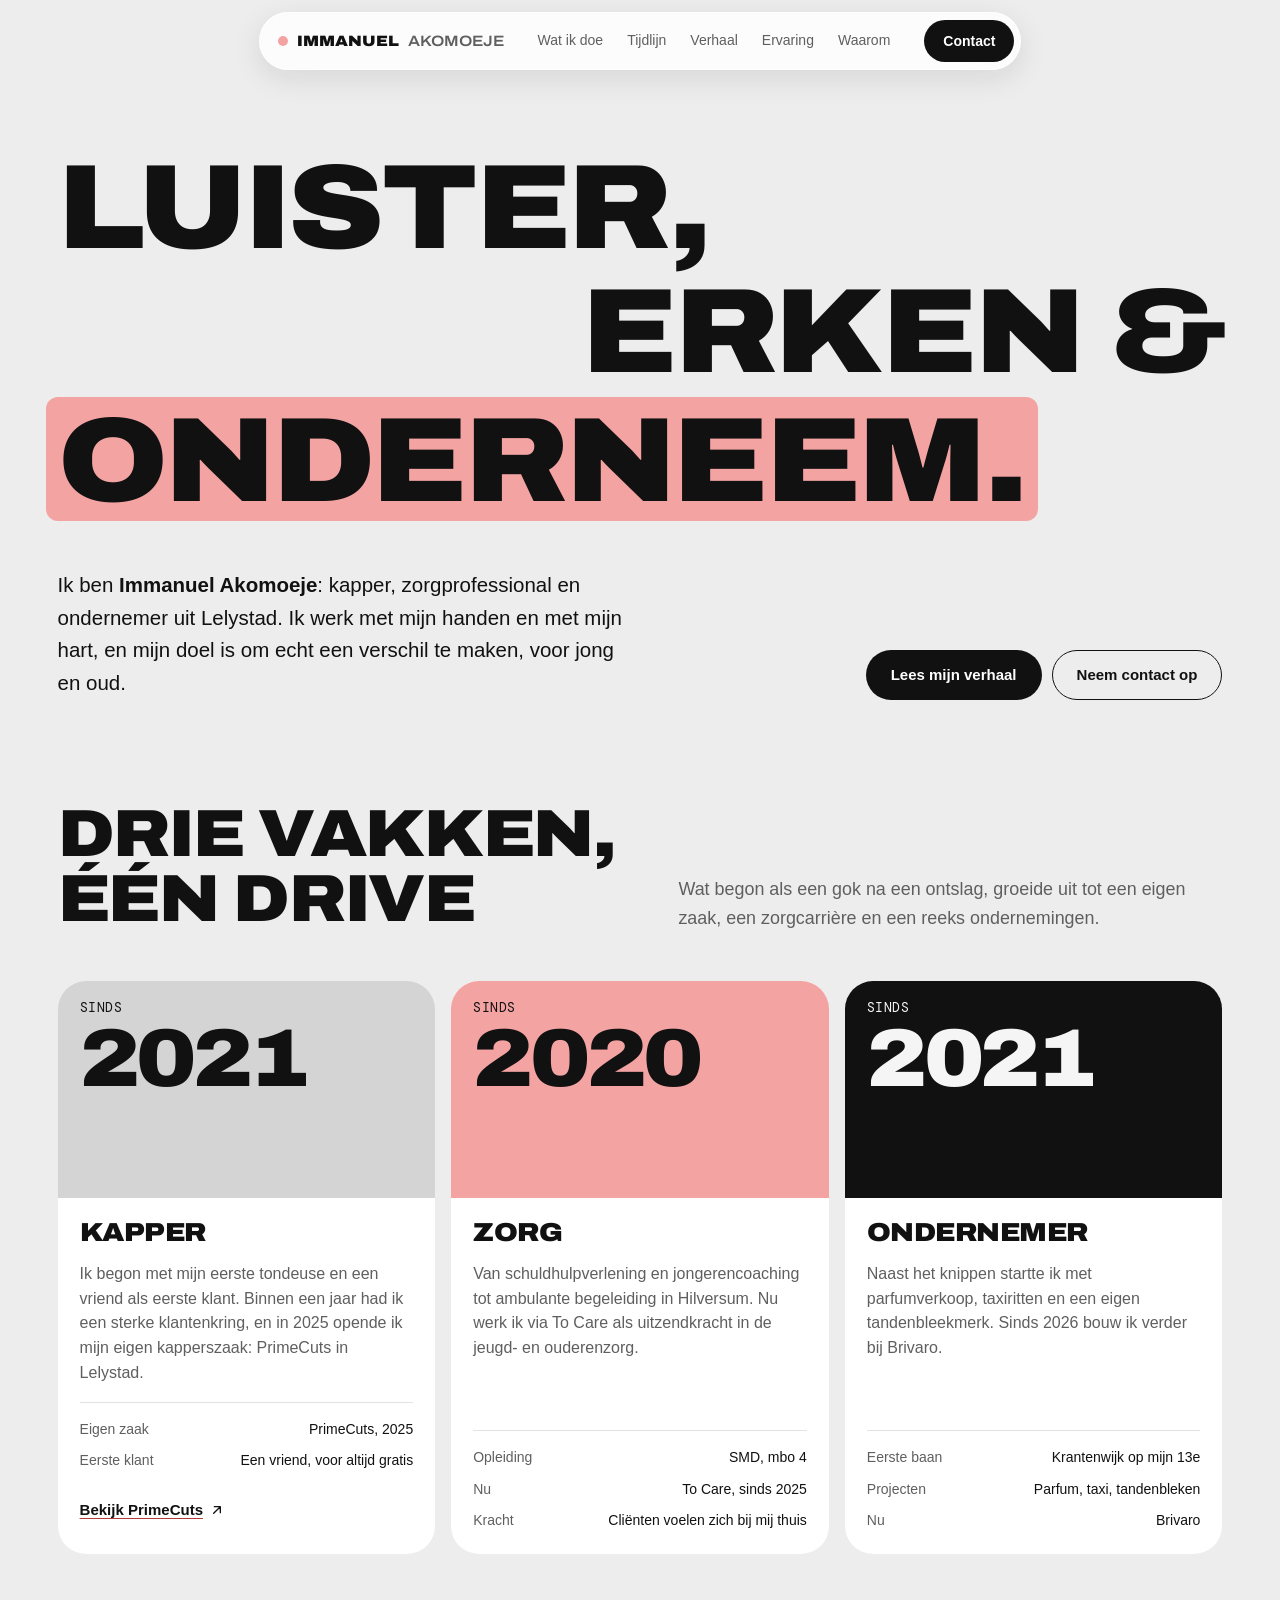
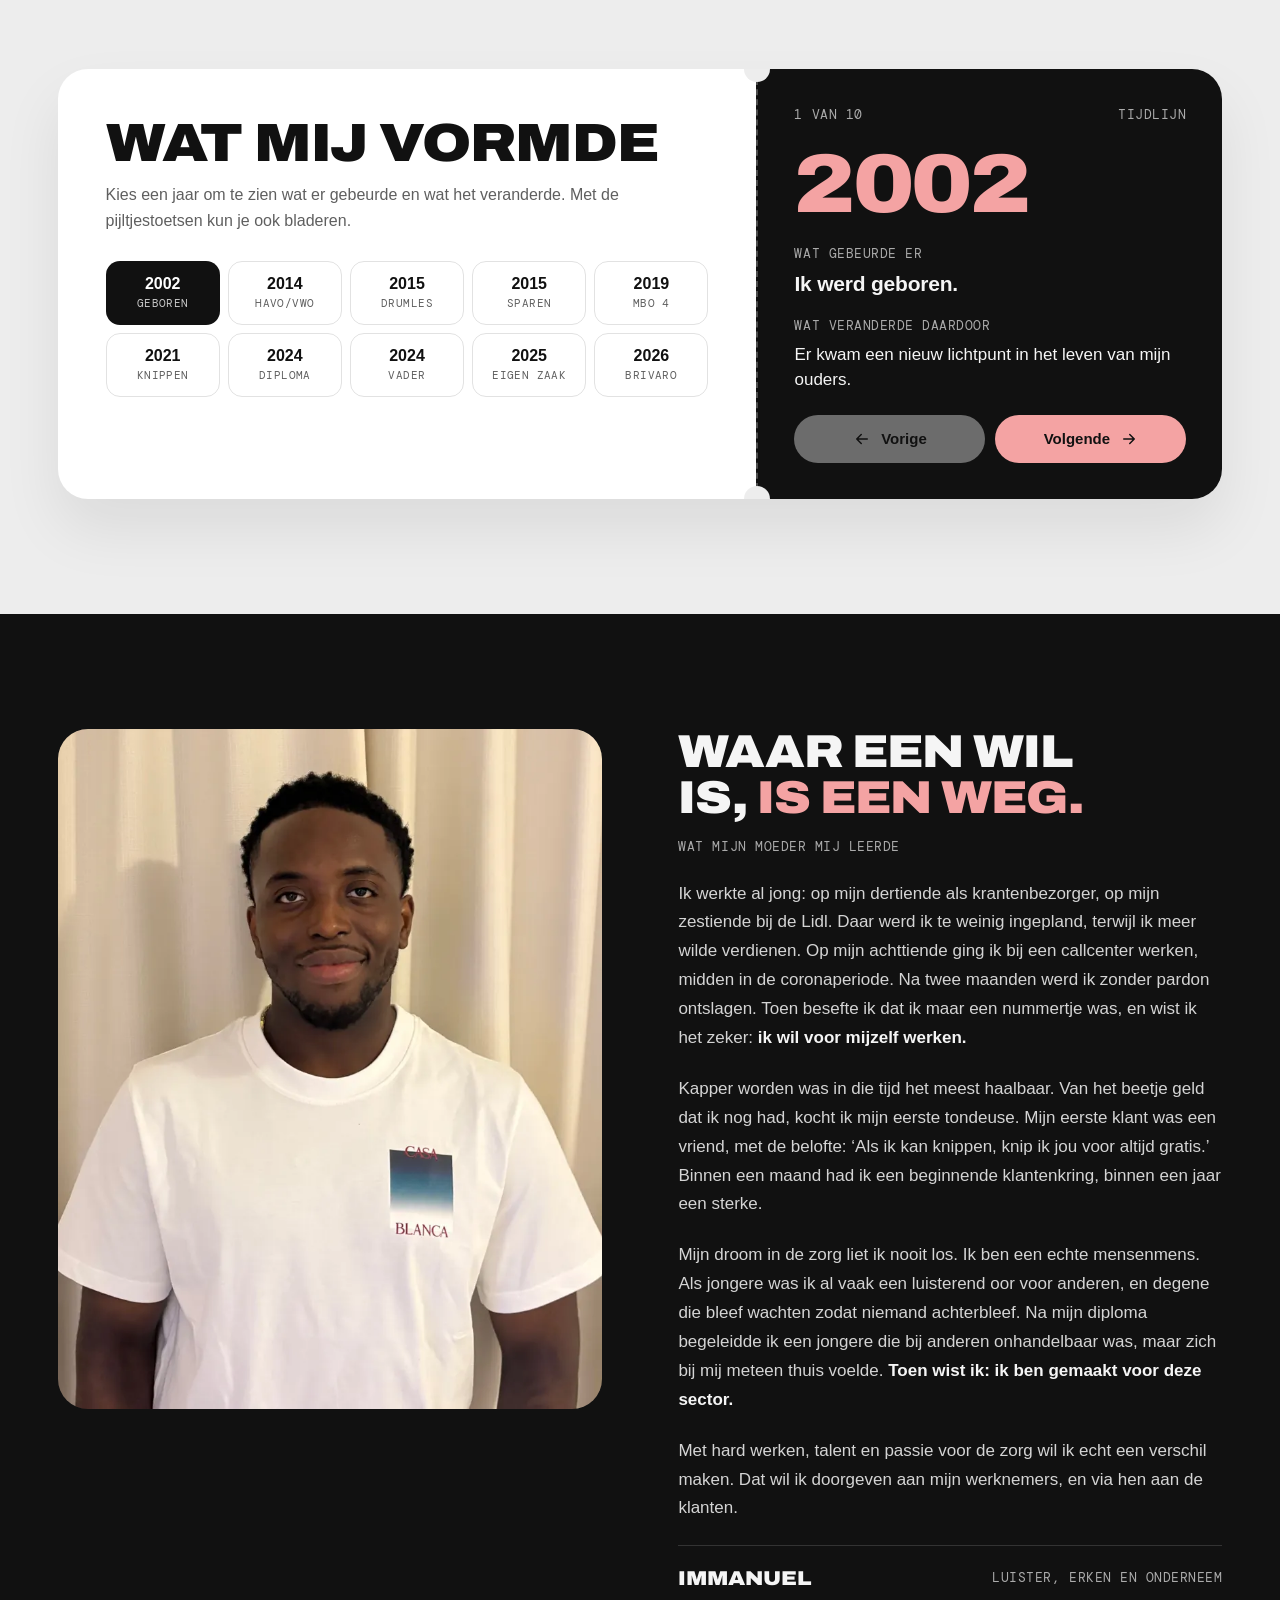
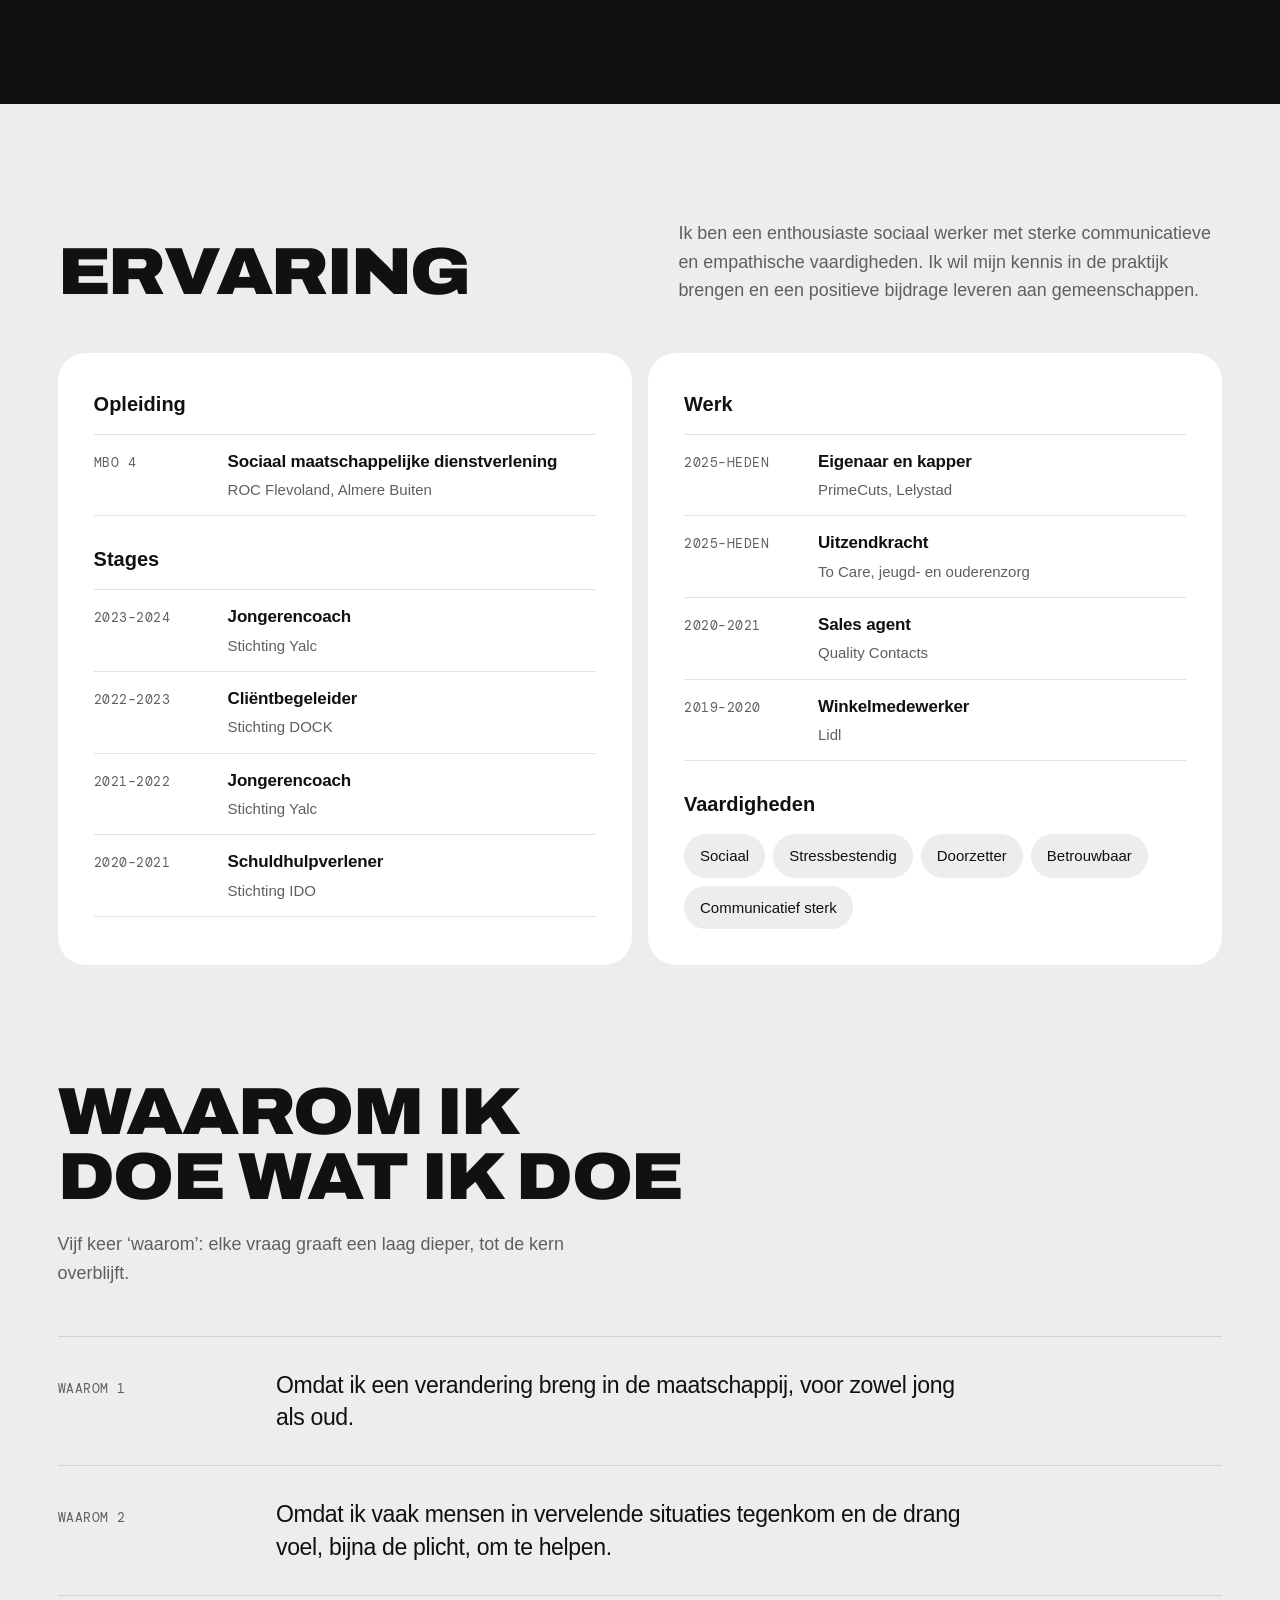
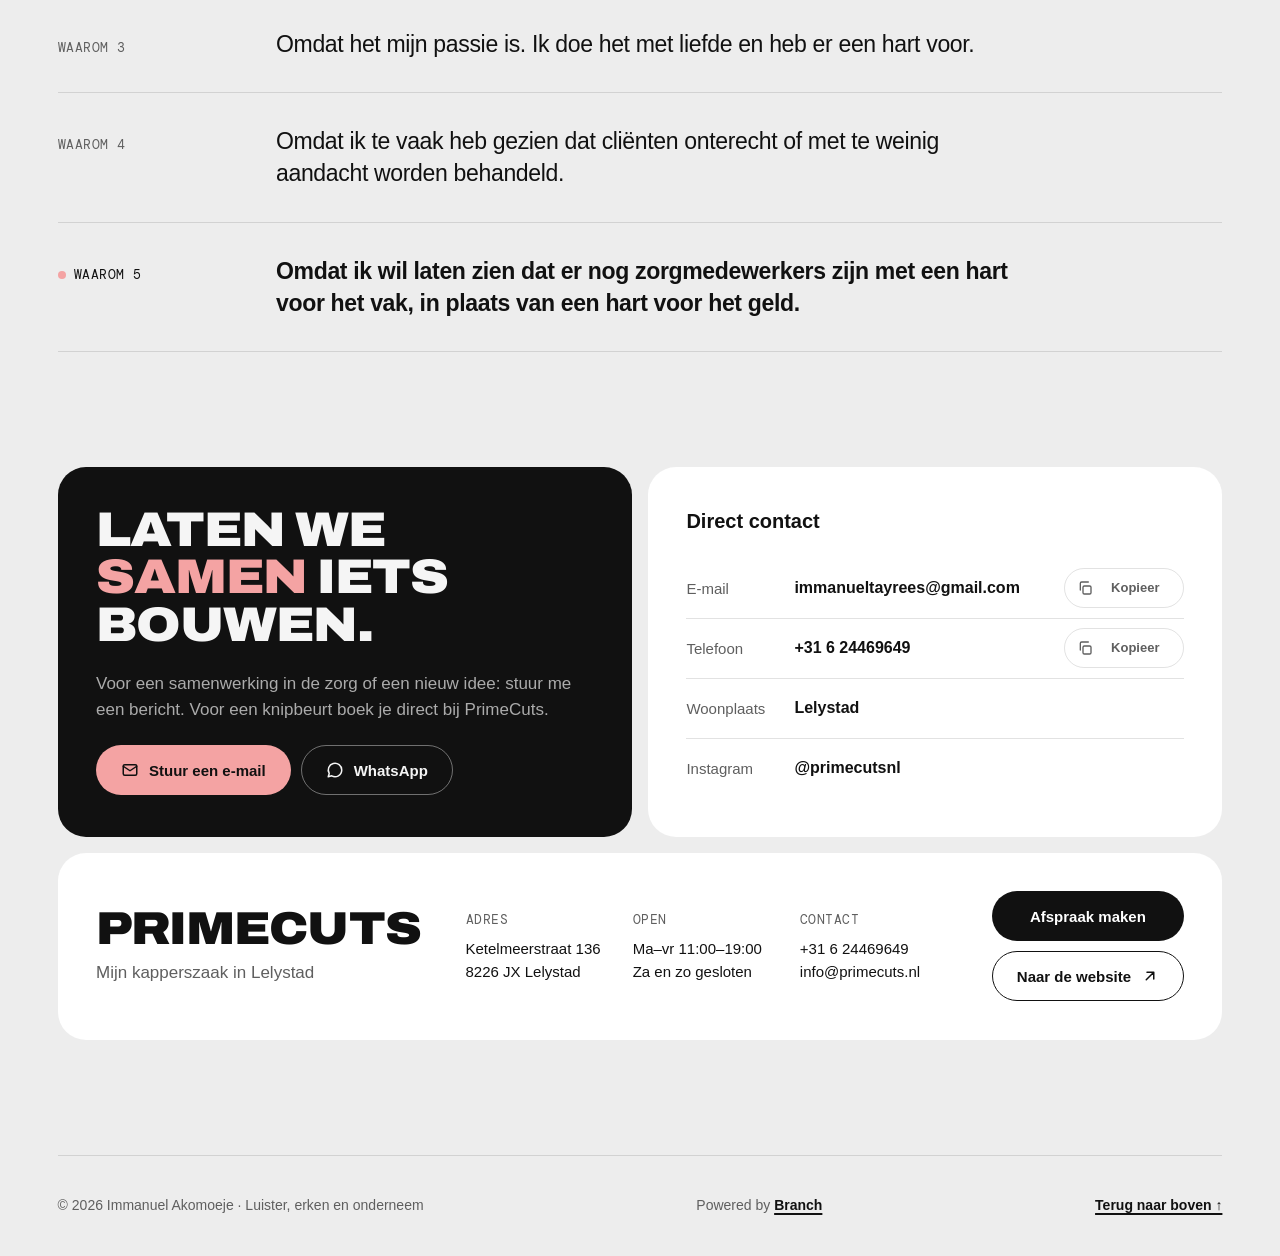
<file: index.html>
<!doctype html>
<html lang="nl">
<head>
<meta charset="utf-8">
<meta name="viewport" content="width=device-width, initial-scale=1, viewport-fit=cover">
<title>Immanuel Akomoeje · Kapper, zorgprofessional en ondernemer</title>
<meta name="description" content="Immanuel Akomoeje uit Lelystad: eigenaar van kapperszaak PrimeCuts, sociaal werker in de jeugd- en ouderenzorg en ondernemer. Luister, erken en onderneem.">
<meta name="author" content="Immanuel Akomoeje">
<meta name="robots" content="index, follow, max-image-preview:large, max-snippet:-1">
<link rel="canonical" href="https://anth-05.github.io/ImmanuelPortefolio/">
<link rel="alternate" hreflang="nl" href="https://anth-05.github.io/ImmanuelPortefolio/">
<link rel="alternate" hreflang="x-default" href="https://anth-05.github.io/ImmanuelPortefolio/">
<meta name="theme-color" content="#EDEDED">
<meta name="color-scheme" content="light">
<link rel="icon" href="favicon.svg" type="image/svg+xml">
<link rel="apple-touch-icon" href="apple-touch-icon.png">
<link rel="manifest" href="site.webmanifest">
<link rel="preload" href="assets/fonts/archivo-var.woff2" as="font" type="font/woff2" crossorigin>
<link rel="stylesheet" href="assets/css/style.css">
<script>/* enable scroll reveals before first paint; undo if main.js never runs */
if('IntersectionObserver' in window){var d=document.documentElement;d.classList.add('js');setTimeout(function(){if(!window.__reveal)d.classList.remove('js')},3000)}</script>
<meta property="og:type" content="profile">
<meta property="og:locale" content="nl_NL">
<meta property="og:site_name" content="Immanuel Akomoeje">
<meta property="og:url" content="https://anth-05.github.io/ImmanuelPortefolio/">
<meta property="og:title" content="Immanuel Akomoeje · Luister, erken en onderneem">
<meta property="og:description" content="Kapper, zorgprofessional en ondernemer uit Lelystad.">
<meta property="og:image" content="https://anth-05.github.io/ImmanuelPortefolio/assets/img/og-image.jpg">
<meta property="og:image:type" content="image/jpeg">
<meta property="og:image:width" content="1200">
<meta property="og:image:height" content="630">
<meta property="og:image:alt" content="Immanuel Akomoeje · Luister, erken en onderneem">
<meta property="profile:first_name" content="Immanuel">
<meta property="profile:last_name" content="Akomoeje">
<meta name="twitter:card" content="summary_large_image">
<meta name="twitter:title" content="Immanuel Akomoeje · Luister, erken en onderneem">
<meta name="twitter:description" content="Kapper, zorgprofessional en ondernemer uit Lelystad.">
<meta name="twitter:image" content="https://anth-05.github.io/ImmanuelPortefolio/assets/img/og-image.jpg">
<meta name="twitter:image:alt" content="Immanuel Akomoeje · Luister, erken en onderneem">
<script type="application/ld+json">
{
  "@context": "https://schema.org",
  "@graph": [
    {
      "@type": "WebSite",
      "@id": "https://anth-05.github.io/ImmanuelPortefolio/#website",
      "url": "https://anth-05.github.io/ImmanuelPortefolio/",
      "name": "Immanuel Akomoeje",
      "inLanguage": "nl-NL",
      "publisher": {"@id": "https://anth-05.github.io/ImmanuelPortefolio/#person"}
    },
    {
      "@type": "ProfilePage",
      "@id": "https://anth-05.github.io/ImmanuelPortefolio/#webpage",
      "url": "https://anth-05.github.io/ImmanuelPortefolio/",
      "name": "Immanuel Akomoeje · Kapper, zorgprofessional en ondernemer",
      "description": "Immanuel Akomoeje uit Lelystad: eigenaar van kapperszaak PrimeCuts, sociaal werker in de jeugd- en ouderenzorg en ondernemer.",
      "inLanguage": "nl-NL",
      "isPartOf": {"@id": "https://anth-05.github.io/ImmanuelPortefolio/#website"},
      "mainEntity": {"@id": "https://anth-05.github.io/ImmanuelPortefolio/#person"},
      "primaryImageOfPage": {"@id": "https://anth-05.github.io/ImmanuelPortefolio/#photo"}
    },
    {
      "@type": "Person",
      "@id": "https://anth-05.github.io/ImmanuelPortefolio/#person",
      "name": "Immanuel Akomoeje",
      "givenName": "Immanuel",
      "familyName": "Akomoeje",
      "url": "https://anth-05.github.io/ImmanuelPortefolio/",
      "image": {
        "@type": "ImageObject",
        "@id": "https://anth-05.github.io/ImmanuelPortefolio/#photo",
        "url": "https://anth-05.github.io/ImmanuelPortefolio/assets/img/immanuel-1200.jpg",
        "caption": "Immanuel Akomoeje"
      },
      "description": "Kapper, zorgprofessional en ondernemer uit Lelystad. Eigenaar van kapperszaak PrimeCuts en sociaal werker in de jeugd- en ouderenzorg.",
      "slogan": "Luister, erken en onderneem",
      "jobTitle": ["Kapper", "Sociaal werker", "Ondernemer"],
      "email": "mailto:immanueltayrees@gmail.com",
      "telephone": "+31624469649",
      "address": {"@type": "PostalAddress", "addressLocality": "Lelystad", "addressRegion": "Flevoland", "addressCountry": "NL"},
      "nationality": {"@type": "Country", "name": "Nederland"},
      "knowsLanguage": ["nl"],
      "knowsAbout": ["Kappersvak", "Herenkapsels", "Jeugdzorg", "Ouderenzorg", "Ambulante begeleiding", "Jongerencoaching", "Schuldhulpverlening", "Ondernemen"],
      "hasCredential": {"@type": "EducationalOccupationalCredential", "name": "Sociaal maatschappelijke dienstverlening", "educationalLevel": "Mbo 4", "credentialCategory": "diploma"},
      "alumniOf": {"@type": "EducationalOrganization", "name": "ROC Flevoland", "address": {"@type": "PostalAddress", "addressLocality": "Almere", "addressCountry": "NL"}},
      "owns": {"@id": "https://primecutsnl.com/#salon"},
      "worksFor": [
        {"@id": "https://primecutsnl.com/#salon"},
        {"@type": "Organization", "name": "To Care"},
        {"@type": "Organization", "name": "Brivaro"}
      ]
    },
    {
      "@type": "HairSalon",
      "@id": "https://primecutsnl.com/#salon",
      "name": "PrimeCuts",
      "url": "https://primecutsnl.com",
      "image": "https://anth-05.github.io/ImmanuelPortefolio/assets/img/og-image.jpg",
      "telephone": "+31624469649",
      "email": "info@primecuts.nl",
      "founder": {"@id": "https://anth-05.github.io/ImmanuelPortefolio/#person"},
      "foundingDate": "2025",
      "address": {"@type": "PostalAddress", "streetAddress": "Ketelmeerstraat 136", "postalCode": "8226 JX", "addressLocality": "Lelystad", "addressRegion": "Flevoland", "addressCountry": "NL"},
      "hasMap": "https://www.google.com/maps/search/?api=1&query=Ketelmeerstraat+136+8226+JX+Lelystad",
      "areaServed": {"@type": "City", "name": "Lelystad"},
      "openingHoursSpecification": [
        {"@type": "OpeningHoursSpecification", "dayOfWeek": ["Monday", "Tuesday", "Wednesday", "Thursday", "Friday"], "opens": "11:00", "closes": "19:00"}
      ],
      "potentialAction": {"@type": "ReserveAction", "target": "https://primecutsnl.com/appointment.html"},
      "sameAs": ["https://www.instagram.com/primecutsnl/"]
    }
  ]
}
</script>
</head>
<body>
<a class="skip" href="#main">Ga naar de inhoud</a>

<header class="nav">
  <nav class="capsule" aria-label="Hoofdmenu">
    <a class="brand" href="#top" aria-label="Immanuel Akomoeje, naar boven"><i aria-hidden="true"></i>Immanuel <span>Akomoeje</span></a>
    <div class="nav-links">
      <a href="#wat-ik-doe">Wat ik doe</a>
      <a href="#tijdlijn">Tijdlijn</a>
      <a href="#verhaal">Verhaal</a>
      <a href="#ervaring">Ervaring</a>
      <a href="#waarom">Waarom</a>
    </div>
    <a class="btn btn-ink" href="#contact">Contact</a>
    <button class="menu-btn" type="button" aria-expanded="false" aria-controls="menu" aria-label="Menu openen">
      <svg class="i-open" viewBox="0 0 24 24" fill="none" stroke="currentColor" stroke-width="2" stroke-linecap="round" aria-hidden="true"><path d="M4 8h16M4 16h16"/></svg>
      <svg class="i-close" viewBox="0 0 24 24" fill="none" stroke="currentColor" stroke-width="2" stroke-linecap="round" aria-hidden="true"><path d="M6 6l12 12M18 6L6 18"/></svg>
    </button>
    <div class="sheet" id="menu" hidden>
      <a href="#wat-ik-doe">Wat ik doe</a>
      <a href="#tijdlijn">Tijdlijn</a>
      <a href="#verhaal">Verhaal</a>
      <a href="#ervaring">Ervaring</a>
      <a href="#waarom">Waarom</a>
      <a href="#contact">Contact</a>
    </div>
  </nav>
</header>

<main id="main">
  <section class="wrap hero" id="top" aria-labelledby="motto">
    <h1 class="display motto" id="motto">
      <span>Luister,</span>
      <span class="l2">erken &amp;</span>
      <span><span class="hl">onderneem.</span></span>
    </h1>
    <div class="hero-foot">
      <p class="lead">Ik ben <strong>Immanuel Akomoeje</strong>: kapper, zorgprofessional en ondernemer uit Lelystad. Ik werk met mijn handen en met mijn hart, en mijn doel is om echt een verschil te maken, voor jong en oud.</p>
      <div class="actions">
        <a class="btn btn-ink" href="#verhaal">Lees mijn verhaal</a>
        <a class="btn btn-line" href="#contact">Neem contact op</a>
      </div>
    </div>
  </section>

  <section class="wrap sec" id="wat-ik-doe" aria-labelledby="h-rollen" style="padding-top:0">
    <div class="sec-head">
      <h2 class="display h2" id="h-rollen">Drie vakken,<br>één drive</h2>
      <p class="lead">Wat begon als een gok na een ontslag, groeide uit tot een eigen zaak, een zorgcarrière en een reeks ondernemingen.</p>
    </div>
    <div class="roles">
      <article class="role">
        <div class="swatch s-grey"><p class="since"><small>Sinds</small>2021</p></div>
        <div class="role-body">
          <h3 class="display">Kapper</h3>
          <p>Ik begon met mijn eerste tondeuse en een vriend als eerste klant. Binnen een jaar had ik een sterke klantenkring, en in 2025 opende ik mijn eigen kapperszaak: PrimeCuts in Lelystad.</p>
          <dl class="spec"><dt>Eigen zaak</dt><dd>PrimeCuts, 2025</dd><dt>Eerste klant</dt><dd>Een vriend, voor altijd gratis</dd></dl>
          <a class="text-link" href="https://primecutsnl.com" target="_blank" rel="noopener">Bekijk PrimeCuts<svg viewBox="0 0 24 24" fill="none" stroke="currentColor" stroke-width="2" stroke-linecap="round" stroke-linejoin="round" aria-hidden="true"><path d="M7 17L17 7M8 7h9v9"/></svg><span class="sr-only">(opent in een nieuw tabblad)</span></a>
        </div>
      </article>
      <article class="role">
        <div class="swatch s-accent"><p class="since"><small>Sinds</small>2020</p></div>
        <div class="role-body">
          <h3 class="display">Zorg</h3>
          <p>Van schuldhulpverlening en jongerencoaching tot ambulante begeleiding in Hilversum. Nu werk ik via To Care als uitzendkracht in de jeugd- en ouderenzorg.</p>
          <dl class="spec"><dt>Opleiding</dt><dd>SMD, mbo 4</dd><dt>Nu</dt><dd>To Care, sinds 2025</dd><dt>Kracht</dt><dd>Cliënten voelen zich bij mij thuis</dd></dl>
        </div>
      </article>
      <article class="role">
        <div class="swatch s-ink"><p class="since"><small>Sinds</small>2021</p></div>
        <div class="role-body">
          <h3 class="display">Ondernemer</h3>
          <p>Naast het knippen startte ik met parfumverkoop, taxiritten en een eigen tandenbleekmerk. Sinds 2026 bouw ik verder bij Brivaro.</p>
          <dl class="spec"><dt>Eerste baan</dt><dd>Krantenwijk op mijn 13e</dd><dt>Projecten</dt><dd>Parfum, taxi, tandenbleken</dd><dt>Nu</dt><dd>Brivaro</dd></dl>
        </div>
      </article>
    </div>
  </section>

  <section class="wrap sec" id="tijdlijn" aria-labelledby="h-tijdlijn" style="padding-top:0">
    <div class="ticket">
      <div class="t-main">
        <div>
          <h2 class="display h2" id="h-tijdlijn">Wat mij vormde</h2>
          <p class="lead">Kies een jaar om te zien wat er gebeurde en wat het veranderde. Met de pijltjestoetsen kun je ook bladeren.</p>
        </div>
        <div class="years" role="tablist" aria-label="Momenten in mijn leven" id="years"></div>
      </div>
      <div class="stub on-dark" role="tabpanel" id="moment" aria-live="polite" tabindex="-1">
        <div class="stub-top"><span class="mono" id="count">1 van 10</span><span class="mono">Tijdlijn</span></div>
        <div class="moment-body" id="moment-body">
          <p class="yr" id="yr">2002</p>
          <dl class="what-list" style="display:flex;flex-direction:column;gap:18px">
            <div class="what"><dt class="mono">Wat gebeurde er</dt><dd class="ev" id="ev">Ik werd geboren.</dd></div>
            <div class="what"><dt class="mono">Wat veranderde daardoor</dt><dd id="ch">Er kwam een nieuw lichtpunt in het leven van mijn ouders.</dd></div>
          </dl>
        </div>
        <div class="step">
          <button type="button" class="btn btn-light" id="prev"><svg viewBox="0 0 24 24" fill="none" stroke="currentColor" stroke-width="2" stroke-linecap="round" stroke-linejoin="round" aria-hidden="true"><path d="M19 12H5M11 18l-6-6 6-6"/></svg>Vorige</button>
          <button type="button" class="btn btn-accent" id="next">Volgende<svg viewBox="0 0 24 24" fill="none" stroke="currentColor" stroke-width="2" stroke-linecap="round" stroke-linejoin="round" aria-hidden="true"><path d="M5 12h14M13 6l6 6-6 6"/></svg></button>
        </div>
      </div>
    </div>
  </section>

  <section class="story on-dark" id="verhaal" aria-labelledby="h-verhaal">
    <div class="wrap sec s-grid">
      <div class="s-photo">
        <picture>
          <source type="image/webp" srcset="assets/img/immanuel-480.webp 480w, assets/img/immanuel-800.webp 800w, assets/img/immanuel-1200.webp 1200w" sizes="(max-width: 860px) 92vw, 560px">
          <img src="assets/img/immanuel-800.jpg" srcset="assets/img/immanuel-480.jpg 480w, assets/img/immanuel-800.jpg 800w, assets/img/immanuel-1200.jpg 1200w" sizes="(max-width: 860px) 92vw, 560px" width="800" height="1000" loading="lazy" decoding="async" alt="Immanuel Akomoeje in een wit T-shirt voor een lichte gordijnwand">
        </picture>
      </div>
      <div class="s-copy">
        <h2 class="display quote" id="h-verhaal">Waar een wil is, <em>is een weg.</em></h2>
        <p class="mono cite">Wat mijn moeder mij leerde</p>
        <p class="body">Ik werkte al jong: op mijn dertiende als krantenbezorger, op mijn zestiende bij de Lidl. Daar werd ik te weinig ingepland, terwijl ik meer wilde verdienen. Op mijn achttiende ging ik bij een callcenter werken, midden in de coronaperiode. Na twee maanden werd ik zonder pardon ontslagen. Toen besefte ik dat ik maar een nummertje was, en wist ik het zeker: <strong>ik wil voor mijzelf werken.</strong></p>
        <p class="body">Kapper worden was in die tijd het meest haalbaar. Van het beetje geld dat ik nog had, kocht ik mijn eerste tondeuse. Mijn eerste klant was een vriend, met de belofte: ‘Als ik kan knippen, knip ik jou voor altijd gratis.’ Binnen een maand had ik een beginnende klantenkring, binnen een jaar een sterke.</p>
        <p class="body">Mijn droom in de zorg liet ik nooit los. Ik ben een echte mensenmens. Als jongere was ik al vaak een luisterend oor voor anderen, en degene die bleef wachten zodat niemand achterbleef. Na mijn diploma begeleidde ik een jongere die bij anderen onhandelbaar was, maar zich bij mij meteen thuis voelde. <strong>Toen wist ik: ik ben gemaakt voor deze sector.</strong></p>
        <p class="body">Met hard werken, talent en passie voor de zorg wil ik echt een verschil maken. Dat wil ik doorgeven aan mijn werknemers, en via hen aan de klanten.</p>
        <div class="sig"><b>Immanuel</b><span class="mono">Luister, erken en onderneem</span></div>
      </div>
    </div>
  </section>

  <section class="wrap sec" id="ervaring" aria-labelledby="h-ervaring">
    <div class="sec-head">
      <h2 class="display h2" id="h-ervaring">Ervaring</h2>
      <p class="lead">Ik ben een enthousiaste sociaal werker met sterke communicatieve en empathische vaardigheden. Ik wil mijn kennis in de praktijk brengen en een positieve bijdrage leveren aan gemeenschappen.</p>
    </div>
    <div class="cv">
      <div class="cv-col">
        <h3>Opleiding</h3>
        <ul class="cv-list" role="list">
          <li><span class="mono">Mbo 4</span><div><b>Sociaal maatschappelijke dienstverlening</b><span>ROC Flevoland, Almere Buiten</span></div></li>
        </ul>
        <h3>Stages</h3>
        <ul class="cv-list" role="list">
          <li><span class="mono">2023–2024</span><div><b>Jongerencoach</b><span>Stichting Yalc</span></div></li>
          <li><span class="mono">2022–2023</span><div><b>Cliëntbegeleider</b><span>Stichting DOCK</span></div></li>
          <li><span class="mono">2021–2022</span><div><b>Jongerencoach</b><span>Stichting Yalc</span></div></li>
          <li><span class="mono">2020–2021</span><div><b>Schuldhulpverlener</b><span>Stichting IDO</span></div></li>
        </ul>
      </div>
      <div class="cv-col">
        <h3>Werk</h3>
        <ul class="cv-list" role="list">
          <li><span class="mono">2025–heden</span><div><b>Eigenaar en kapper</b><span>PrimeCuts, Lelystad</span></div></li>
          <li><span class="mono">2025–heden</span><div><b>Uitzendkracht</b><span>To Care, jeugd- en ouderenzorg</span></div></li>
          <li><span class="mono">2020–2021</span><div><b>Sales agent</b><span>Quality Contacts</span></div></li>
          <li><span class="mono">2019–2020</span><div><b>Winkelmedewerker</b><span>Lidl</span></div></li>
        </ul>
        <h3>Vaardigheden</h3>
        <ul class="skills" role="list">
          <li>Sociaal</li><li>Stressbestendig</li><li>Doorzetter</li><li>Betrouwbaar</li><li>Communicatief sterk</li>
        </ul>
      </div>
    </div>
  </section>

  <section class="wrap sec" id="waarom" aria-labelledby="h-waarom" style="padding-top:0">
    <div class="sec-head">
      <h2 class="display h2" id="h-waarom">Waarom ik<br>doe wat ik doe</h2>
      <p class="lead">Vijf keer ‘waarom’: elke vraag graaft een laag dieper, tot de kern overblijft.</p>
    </div>
    <ol class="whys" role="list">
      <li><span class="mono">Waarom 1</span><p>Omdat ik een verandering breng in de maatschappij, voor zowel jong als oud.</p></li>
      <li><span class="mono">Waarom 2</span><p>Omdat ik vaak mensen in vervelende situaties tegenkom en de drang voel, bijna de plicht, om te helpen.</p></li>
      <li><span class="mono">Waarom 3</span><p>Omdat het mijn passie is. Ik doe het met liefde en heb er een hart voor.</p></li>
      <li><span class="mono">Waarom 4</span><p>Omdat ik te vaak heb gezien dat cliënten onterecht of met te weinig aandacht worden behandeld.</p></li>
      <li><span class="mono">Waarom 5</span><p>Omdat ik wil laten zien dat er nog zorgmedewerkers zijn met een hart voor het vak, in plaats van een hart voor het geld.</p></li>
    </ol>
  </section>

  <section class="wrap sec" id="contact" aria-labelledby="h-contact" style="padding-top:0">
    <div class="contact-grid">
      <div class="panel dark on-dark">
        <h2 class="display" id="h-contact">Laten we <em>samen</em> iets bouwen.</h2>
        <p>Voor een samenwerking in de zorg of een nieuw idee: stuur me een bericht. Voor een knipbeurt boek je direct bij PrimeCuts.</p>
        <div class="actions">
          <a class="btn btn-accent" href="mailto:immanueltayrees@gmail.com?subject=Contact%20via%20je%20website"><svg viewBox="0 0 24 24" fill="none" stroke="currentColor" stroke-width="2" stroke-linecap="round" stroke-linejoin="round" aria-hidden="true"><rect x="3" y="5" width="18" height="14" rx="2"/><path d="M3 7l9 6 9-6"/></svg>Stuur een e-mail</a>
          <a class="btn btn-line-dark" href="https://wa.me/31624469649" target="_blank" rel="noopener"><svg viewBox="0 0 24 24" fill="none" stroke="currentColor" stroke-width="2" stroke-linecap="round" stroke-linejoin="round" aria-hidden="true"><path d="M21 12a9 9 0 0 1-13.4 7.8L3 21l1.3-4.4A9 9 0 1 1 21 12z"/></svg>WhatsApp<span class="sr-only">(opent in een nieuw tabblad)</span></a>
        </div>
      </div>
      <div class="panel">
        <h3>Direct contact</h3>
        <dl class="lines">
          <div><dt>E-mail</dt><dd><a href="mailto:immanueltayrees@gmail.com">immanueltayrees@gmail.com</a></dd><button type="button" class="copy" data-copy="immanueltayrees@gmail.com" aria-label="E-mailadres kopiëren"><span class="ico" aria-hidden="true"><svg class="off" viewBox="0 0 24 24" fill="none" stroke="currentColor" stroke-width="2" stroke-linecap="round" stroke-linejoin="round"><rect x="9" y="9" width="12" height="12" rx="2"/><path d="M5 15V5a2 2 0 0 1 2-2h10"/></svg><svg class="on" viewBox="0 0 24 24" fill="none" stroke="currentColor" stroke-width="2.4" stroke-linecap="round" stroke-linejoin="round"><path d="M5 12.5l4.5 4.5L19 7.5"/></svg></span><span class="lbl" aria-hidden="true"><span class="off">Kopieer</span><span class="on">Gekopieerd</span></span></button></div>
          <div><dt>Telefoon</dt><dd><a href="tel:+31624469649">+31 6 24469649</a></dd><button type="button" class="copy" data-copy="+31624469649" aria-label="Telefoonnummer kopiëren"><span class="ico" aria-hidden="true"><svg class="off" viewBox="0 0 24 24" fill="none" stroke="currentColor" stroke-width="2" stroke-linecap="round" stroke-linejoin="round"><rect x="9" y="9" width="12" height="12" rx="2"/><path d="M5 15V5a2 2 0 0 1 2-2h10"/></svg><svg class="on" viewBox="0 0 24 24" fill="none" stroke="currentColor" stroke-width="2.4" stroke-linecap="round" stroke-linejoin="round"><path d="M5 12.5l4.5 4.5L19 7.5"/></svg></span><span class="lbl" aria-hidden="true"><span class="off">Kopieer</span><span class="on">Gekopieerd</span></span></button></div>
          <div><dt>Woonplaats</dt><dd>Lelystad</dd></div>
          <div><dt>Instagram</dt><dd><a href="https://www.instagram.com/primecutsnl/" target="_blank" rel="noopener">@primecutsnl<span class="sr-only"> (opent in een nieuw tabblad)</span></a></dd></div>
        </dl>
      </div>
    </div>

    <div class="shop" aria-labelledby="h-shop">
      <div class="shop-name">
        <h3 class="display" id="h-shop">PrimeCuts</h3>
        <p>Mijn kapperszaak in Lelystad</p>
      </div>
      <dl class="shop-facts">
        <div><dt class="mono">Adres</dt><dd><a href="https://www.google.com/maps/search/?api=1&amp;query=Ketelmeerstraat+136+8226+JX+Lelystad" target="_blank" rel="noopener">Ketelmeerstraat 136<br>8226 JX Lelystad<span class="sr-only"> (route in Google Maps, opent in een nieuw tabblad)</span></a></dd></div>
        <div><dt class="mono">Open</dt><dd>Ma–vr 11:00–19:00<br>Za en zo gesloten</dd></div>
        <div><dt class="mono">Contact</dt><dd><a href="tel:+31624469649">+31 6 24469649</a><br><a href="mailto:info@primecuts.nl">info@primecuts.nl</a></dd></div>
      </dl>
      <div class="shop-cta">
        <a class="btn btn-ink" href="https://primecutsnl.com/appointment.html" target="_blank" rel="noopener">Afspraak maken<span class="sr-only"> (opent in een nieuw tabblad)</span></a>
        <a class="btn btn-line" href="https://primecutsnl.com" target="_blank" rel="noopener">Naar de website<svg viewBox="0 0 24 24" fill="none" stroke="currentColor" stroke-width="2" stroke-linecap="round" stroke-linejoin="round" aria-hidden="true"><path d="M7 17L17 7M8 7h9v9"/></svg><span class="sr-only"> (opent in een nieuw tabblad)</span></a>
      </div>
    </div>
  </section>
</main>

<footer class="wrap">
  <div class="foot">
    <span>© <span id="year">2026</span> Immanuel Akomoeje · Luister, erken en onderneem</span>
    <span>Powered by <a href="https://branch.nu" target="_blank" rel="noopener">Branch<span class="sr-only"> (opent in een nieuw tabblad)</span></a></span>
    <a href="#top">Terug naar boven ↑</a>
  </div>
</footer>

<a class="to-top" id="to-top" href="#top" hidden aria-label="Terug naar boven"><svg viewBox="0 0 24 24" fill="none" stroke="currentColor" stroke-width="2" stroke-linecap="round" stroke-linejoin="round" aria-hidden="true"><path d="M12 19V5M6 11l6-6 6 6"/></svg></a>
<div class="toast" id="toast" role="status" hidden></div>
<p class="sr-only" id="live" role="status"></p>

<script src="assets/js/main.js" defer></script>
</body>
</html>
</file>
<file: assets/css/style.css>
/* Immanuel Akomoeje — portfolio
   World: bright studio. Off-white ground, black ink, one pastel-red accent.
   Display: Archivo (wide, heavy, uppercase). Body: system sans. Data: DM Mono. */

@font-face{font-family:"Archivo";src:url("../fonts/archivo-var.woff2") format("woff2");font-weight:100 900;font-stretch:62% 125%;font-display:swap}
@font-face{font-family:"DM Mono";src:url("../fonts/dm-mono-400.woff2") format("woff2");font-weight:400;font-display:swap}

:root{
  --bg:#EDEDED; --card:#FFFFFF; --ink:#111111; --ink-2:#1C1C1C;
  --muted:#5F5F5F; --line:rgba(17,17,17,.12); --grey:#D4D4D4;
  --accent:#F4A3A3; --accent-strong:#B33A3A; --accent-ink:#111111;
  --on-dark:#F5F5F5; --on-dark-muted:#ABABAB; --line-dark:rgba(255,255,255,.14);
  --display:"Archivo","Arial Narrow",Arial,sans-serif;
  --body:-apple-system,BlinkMacSystemFont,"SF Pro Text","Segoe UI","Helvetica Neue",Helvetica,Arial,sans-serif;
  --mono:"DM Mono",ui-monospace,"SF Mono",Menlo,Consolas,monospace;
  --gutter:clamp(16px,4.5vw,64px);
  --nav-h:76px;
  --ease-out:cubic-bezier(.16,1,.3,1);
  color-scheme:light;
}

/* ---------- base ---------- */
*,*::before,*::after{box-sizing:border-box}
html{-webkit-text-size-adjust:100%;text-size-adjust:100%;scroll-behavior:smooth;scroll-padding-top:calc(var(--nav-h) + env(safe-area-inset-top,0px));background:var(--bg);scrollbar-color:#9A9A9A var(--bg)}
body{margin:0;background:var(--bg);color:var(--ink);font:400 17px/1.55 var(--body);-webkit-font-smoothing:antialiased;overflow-x:clip;caret-color:var(--accent-strong);-webkit-tap-highlight-color:transparent}
::selection{background:var(--accent);color:var(--ink)}
img{max-width:100%;display:block;height:auto}
a{color:inherit;text-underline-offset:.22em;text-decoration-thickness:1.5px}
a,button{touch-action:manipulation;font:inherit;color:inherit}
button{cursor:pointer}
:focus-visible{outline:2.5px solid var(--ink);outline-offset:3px;border-radius:6px}
.on-dark :focus-visible,.on-dark:focus-visible{outline-color:var(--on-dark)}
h1,h2,h3,p,ul,ol,dl,dd,figure{margin:0}
ul[role="list"],ol[role="list"]{list-style:none;padding:0}
.wrap{max-width:1320px;margin-inline:auto;padding-inline:var(--gutter)}
.sec{padding-block:clamp(72px,9vw,128px)}
.sr-only{position:absolute;width:1px;height:1px;padding:0;margin:-1px;overflow:hidden;clip:rect(0,0,0,0);white-space:nowrap;border:0}
.skip{position:fixed;left:16px;top:-80px;z-index:100;padding:12px 18px;border-radius:12px;background:var(--ink);color:#fff;font-weight:600;text-decoration:none;transition:top .2s var(--ease-out)}
.skip:focus{top:calc(16px + env(safe-area-inset-top,0px))}

/* ---------- type ---------- */
.display{font-family:var(--display);font-stretch:112%;font-weight:900;text-transform:uppercase;letter-spacing:-.02em;line-height:.98;text-wrap:balance}
.mono{font-family:var(--mono);font-size:13px;letter-spacing:.04em;text-transform:uppercase;font-variant-numeric:tabular-nums}
.h2{font-size:clamp(36px,5.2vw,72px)}
.lead{font-size:clamp(17px,1.4vw,19px);line-height:1.6;color:var(--muted);max-width:34rem}

/* ---------- buttons ---------- */
.btn{display:inline-flex;align-items:center;justify-content:center;gap:10px;min-height:50px;padding:0 24px;border-radius:999px;border:1.5px solid transparent;font-weight:600;font-size:15px;line-height:1;text-decoration:none;white-space:nowrap;transition:transform .12s ease-out,background-color .2s,color .2s,border-color .2s}
.btn:active{transform:scale(.97)}
.btn svg{width:18px;height:18px;flex:none}
.btn-ink{background:var(--ink);color:#fff}
.btn-accent{background:var(--accent);color:var(--accent-ink)}
.btn-line{border-color:var(--ink);color:var(--ink);background:transparent}
.btn-light{background:#fff;color:var(--ink)}
.btn-line-dark{border-color:rgba(255,255,255,.4);color:var(--on-dark);background:transparent}
.btn[disabled]{opacity:.38;cursor:not-allowed;transform:none}
@media (hover:hover){
  .btn-ink:hover{background:#2C2C2C}
  .btn-accent:hover{background:#EF8D8D}
  .btn-line:hover{background:var(--ink);color:#fff}
  .btn-light:hover:not([disabled]){background:#E6E6E6}
  .btn-line-dark:hover{border-color:var(--on-dark)}
}

/* ---------- nav ---------- */
.nav{position:sticky;top:calc(env(safe-area-inset-top,0px) + 12px);z-index:50;padding-inline:var(--gutter);display:flex;justify-content:center;pointer-events:none}
.capsule{pointer-events:auto;position:relative;display:flex;align-items:center;gap:clamp(10px,2vw,24px);padding:6px 6px 6px 18px;border-radius:999px;background:rgba(255,255,255,.8);backdrop-filter:blur(20px) saturate(180%);-webkit-backdrop-filter:blur(20px) saturate(180%);border:1px solid rgba(255,255,255,.9);box-shadow:0 8px 30px rgba(17,17,17,.10);max-width:100%}
.brand{display:flex;align-items:center;gap:9px;text-decoration:none;font:900 15px/1 var(--display);font-stretch:112%;text-transform:uppercase;white-space:nowrap;min-height:44px}
.brand i{width:10px;height:10px;border-radius:50%;background:var(--accent);flex:none}
.brand span{font-weight:600;color:var(--muted)}
.nav-links{display:flex;gap:4px;position:relative}
.nav-links a{position:relative;z-index:1}
/* active-section bubble (positioned by main.js) */
.nav-pill{position:absolute;left:0;top:0;width:0;height:0;border-radius:999px;background:rgba(17,17,17,.07);pointer-events:none;z-index:0;opacity:0}
.nav-links a{display:inline-flex;align-items:center;min-height:40px;padding:0 10px;border-radius:999px;font-size:14px;text-decoration:none;color:var(--muted);transition:color .16s,background-color .16s}
@media (hover:hover){.nav-links a:hover{color:var(--ink)}}
.nav-links a:active{background:rgba(17,17,17,.1);transition-duration:0s}
.nav-links a[aria-current="true"]{color:var(--ink)}
.capsule .btn{min-height:42px;padding:0 18px;font-size:14px}
.menu-btn{display:none;place-items:center;width:44px;height:44px;border-radius:999px;border:0;background:transparent;transition:transform .12s ease-out,background-color .16s}
.menu-btn:active{transform:scale(.92)}
@media (hover:hover){.menu-btn:hover{background:rgba(17,17,17,.06)}}
.menu-btn svg{grid-area:1/1;width:22px;height:22px;transition:opacity .16s,transform .24s var(--ease-out)}
.menu-btn .i-close{opacity:0;transform:rotate(-45deg) scale(.8)}
.menu-btn[aria-expanded="true"] .i-open{opacity:0;transform:rotate(45deg) scale(.8)}
.menu-btn[aria-expanded="true"] .i-close{opacity:1;transform:none}
/* exit mirrors entry; visibility flips only after the fade-out finishes */
.sheet{position:absolute;left:0;right:0;top:calc(100% + 8px);padding:8px;border-radius:24px;background:rgba(255,255,255,.86);backdrop-filter:blur(20px) saturate(180%);-webkit-backdrop-filter:blur(20px) saturate(180%);box-shadow:0 18px 40px rgba(17,17,17,.16);transform-origin:top right;transition:opacity .18s var(--ease-out),transform .22s var(--ease-out),visibility 0s}
.sheet[hidden]{display:block;opacity:0;transform:translateY(-6px) scale(.97);pointer-events:none;visibility:hidden;transition:opacity .14s ease-in,transform .16s ease-in,visibility 0s linear .16s}
.sheet a{display:flex;align-items:center;justify-content:space-between;min-height:52px;padding:0 16px;border-radius:14px;text-decoration:none;font:900 20px/1 var(--display);font-stretch:112%;text-transform:uppercase}
.sheet a:active,.sheet a[aria-current="true"]{background:rgba(17,17,17,.06)}

/* ---------- hero ---------- */
.hero{padding-block:clamp(40px,7vw,96px) clamp(64px,8vw,112px);display:flex;flex-direction:column;gap:clamp(28px,4vw,48px)}
.motto{font-size:clamp(40px,9.4vw,120px);line-height:1;display:flex;flex-direction:column;gap:.04em}
.motto .l2{align-self:flex-end}
.motto .hl{position:relative;display:inline-block;padding:.03em .1em 0;margin-left:-.1em;isolation:isolate}
.motto .hl::before{content:"";position:absolute;inset:0;z-index:-1;border-radius:.1em;background:var(--accent);transform-origin:left center;animation:sweep .9s .5s var(--ease-out) both}
@keyframes sweep{from{transform:scaleX(.04)}to{transform:scaleX(1)}}
.hero-foot{display:flex;flex-wrap:wrap;align-items:flex-end;justify-content:space-between;gap:28px 48px}
.hero-foot .lead{color:var(--ink);max-width:36rem;font-size:clamp(18px,1.6vw,21px)}
.hero-foot .lead strong{font-weight:650}
.actions{display:flex;gap:10px;flex-wrap:wrap}

/* ---------- roles ---------- */
.sec-head{display:flex;justify-content:space-between;align-items:flex-end;gap:20px 48px;flex-wrap:wrap;margin-bottom:clamp(28px,4vw,48px)}
.roles{display:grid;grid-template-columns:repeat(3,minmax(0,1fr));gap:16px}
.role{background:var(--card);border-radius:28px;overflow:hidden;display:flex;flex-direction:column}
.swatch{min-height:clamp(180px,17vw,230px);padding:20px 22px;display:flex;flex-direction:column;justify-content:space-between;gap:16px}
.swatch .since{font:900 clamp(64px,6.4vw,96px)/.85 var(--display);font-stretch:112%;letter-spacing:-.04em;font-variant-numeric:tabular-nums}
.swatch .since small{display:block;margin-bottom:10px;font:400 13px/1 var(--mono);letter-spacing:.04em;text-transform:uppercase}
.s-grey{background:var(--grey)}
.s-accent{background:var(--accent)}
.s-ink{background:var(--ink);color:var(--on-dark)}
.role-body{padding:22px;display:flex;flex-direction:column;gap:16px;flex:1}
.role-body h3{font-size:26px}
.role-body p{color:var(--muted);font-size:16px;line-height:1.55}
.spec{margin-top:auto;display:grid;grid-template-columns:auto 1fr;gap:10px 18px;padding-top:16px;border-top:1px solid var(--line);font-size:14px}
.spec dt{color:var(--muted)}
.spec dd{text-align:right;font-weight:500}
.text-link{display:inline-flex;align-items:center;gap:6px;min-height:44px;font-weight:600;font-size:15px;text-decoration:underline;text-decoration-color:var(--accent-strong);transition:opacity .16s}
.text-link:active{opacity:.6;transition-duration:0s}
.text-link svg{width:16px;height:16px}
@media (hover:hover){.text-link:hover{text-decoration-thickness:3px}}

/* ---------- timeline ---------- */
.ticket{display:grid;grid-template-columns:minmax(0,1.5fr) minmax(300px,1fr);background:var(--card);border-radius:30px;box-shadow:0 30px 60px rgba(17,17,17,.08);overflow:hidden}
.t-main{padding:clamp(24px,4vw,48px);display:flex;flex-direction:column;gap:28px;min-width:0}
.t-main .h2{font-size:clamp(32px,4.2vw,56px)}
.t-main .lead{margin-top:12px;font-size:16px}
.years{display:grid;grid-template-columns:repeat(5,minmax(0,1fr));gap:8px}
.chip{display:flex;flex-direction:column;align-items:center;justify-content:center;gap:5px;min-height:64px;padding:6px;border-radius:14px;border:1.5px solid var(--line);background:transparent;line-height:1;transition:background-color .18s,color .18s,border-color .18s,transform .12s}
.chip:active{transform:scale(.96)}
.chip b{font-weight:600;font-size:16px;font-variant-numeric:tabular-nums}
.chip small{font:400 10.5px var(--mono);letter-spacing:.04em;text-transform:uppercase;color:var(--muted);max-width:100%;overflow:hidden;text-overflow:ellipsis;white-space:nowrap}
.chip{position:relative;z-index:1}
.chip small{transition:color .2s}
/* the ink bubble (.years-pill) provides the selected background; text turns white as it arrives */
.chip[aria-selected="true"]{color:#fff;border-color:transparent;transition:color .2s .12s,border-color .1s,transform .12s}
.chip[aria-selected="true"] small{color:#C9C9C9;transition-delay:.12s}
.years{position:relative}
.years-pill{position:absolute;left:0;top:0;width:0;height:0;border-radius:14px;background:var(--ink);pointer-events:none;z-index:0}
@media (hover:hover){.chip:hover:not([aria-selected="true"]){border-color:var(--ink)}}
.stub{position:relative;background:var(--ink);color:var(--on-dark);padding:clamp(24px,3vw,36px);display:flex;flex-direction:column;gap:22px;border-left:2px dashed rgba(255,255,255,.25)}
.stub::before,.stub::after{content:"";position:absolute;left:-14px;width:26px;height:26px;border-radius:50%;background:var(--bg)}
.stub::before{top:-13px}.stub::after{bottom:-13px}
.stub-top{display:flex;justify-content:space-between;color:var(--on-dark-muted)}
.yr{font:900 clamp(64px,6.5vw,96px)/.9 var(--display);font-stretch:112%;letter-spacing:-.03em;color:var(--accent);font-variant-numeric:tabular-nums}
.what{display:flex;flex-direction:column;gap:6px}
.what dt{color:var(--on-dark-muted)}
.what dd{font-size:17px;line-height:1.5}
.what dd.ev{font-size:21px;font-weight:600;letter-spacing:-.01em;line-height:1.3}
.step{display:flex;gap:10px;margin-top:auto}
.step .btn{flex:1;min-height:48px}
.moment-body{display:flex;flex-direction:column;gap:22px}

/* ---------- story ---------- */
.story{background:var(--ink);color:var(--on-dark)}
.s-grid{display:grid;grid-template-columns:repeat(auto-fit,minmax(min(100%,400px),1fr));gap:clamp(36px,6vw,96px);align-items:start}
.s-photo{position:sticky;top:calc(var(--nav-h) + env(safe-area-inset-top,0px) + 24px);border-radius:30px;overflow:hidden;aspect-ratio:4/5;background:var(--ink-2)}
.s-photo img{width:100%;height:100%;object-fit:cover;object-position:50% 25%}
.s-copy{display:flex;flex-direction:column;gap:22px;min-width:0}
.quote{font-size:clamp(32px,3.6vw,52px);line-height:1}
.quote em{font-style:normal;color:var(--accent)}
.cite{color:var(--on-dark-muted);margin-top:-6px}
.s-copy p.body{color:#D4D4D4;font-size:17px;line-height:1.7;max-width:38rem}
.s-copy p.body strong{color:var(--on-dark);font-weight:600}
.sig{display:flex;align-items:center;justify-content:space-between;gap:16px;flex-wrap:wrap;padding-top:22px;border-top:1px solid var(--line-dark)}
.sig b{font:900 20px/1 var(--display);font-stretch:112%;text-transform:uppercase}
.sig span{color:var(--on-dark-muted)}

/* ---------- experience ---------- */
.cv{display:grid;grid-template-columns:repeat(auto-fit,minmax(min(100%,420px),1fr));gap:16px}
.cv-col{background:var(--card);border-radius:28px;padding:clamp(22px,3vw,36px);display:flex;flex-direction:column;gap:14px;min-width:0}
.cv-col h3{font-size:20px;margin-top:14px}
.cv-col h3:first-child{margin-top:0}
.cv-list{border-top:1px solid var(--line)}
.cv-list li{display:grid;grid-template-columns:118px minmax(0,1fr);gap:16px;align-items:baseline;padding-block:14px;border-bottom:1px solid var(--line)}
.cv-list .mono{color:var(--muted)}
.cv-list div{display:flex;flex-direction:column;gap:3px;min-width:0}
.cv-list b{font-size:17px;font-weight:600;letter-spacing:-.01em}
.cv-list div span{color:var(--muted);font-size:15px}
.skills{display:flex;flex-wrap:wrap;gap:8px}
.skills li{padding:10px 16px;border-radius:999px;background:var(--bg);font-size:15px;font-weight:500}

/* ---------- whys ---------- */
.whys{border-top:1px solid var(--line)}
.whys li{display:grid;grid-template-columns:minmax(110px,180px) minmax(0,1fr);gap:clamp(16px,3vw,48px);align-items:baseline;padding-block:clamp(20px,2.6vw,32px);border-bottom:1px solid var(--line)}
.whys .mono{color:var(--muted)}
.whys p{font-size:clamp(18px,1.8vw,24px);line-height:1.4;letter-spacing:-.015em;font-weight:500;max-width:46rem;text-wrap:pretty}
.whys li:last-child p{font-weight:700}
.whys li:last-child .mono{color:var(--ink)}
.whys li:last-child .mono::before{content:"";display:inline-block;width:8px;height:8px;border-radius:50%;background:var(--accent);margin-right:8px;vertical-align:middle}

/* ---------- contact ---------- */
.contact-grid{display:grid;grid-template-columns:repeat(auto-fit,minmax(min(100%,400px),1fr));gap:16px}
.panel{background:var(--card);border-radius:28px;padding:clamp(24px,3vw,40px);display:flex;flex-direction:column;gap:22px;min-width:0}
.panel.dark{background:var(--ink);color:var(--on-dark)}
.panel h2{font-size:clamp(32px,3.8vw,54px)}
.panel h2 em{font-style:normal;color:var(--accent)}
.panel.dark p{color:var(--on-dark-muted);max-width:30rem}
.panel h3{font-size:20px}
.lines{display:flex;flex-direction:column}
.lines > div{display:grid;grid-template-columns:96px minmax(0,1fr) auto;align-items:center;gap:12px;min-height:60px;border-bottom:1px solid var(--line)}
.lines > div:last-child{border-bottom:0}
.lines dt{color:var(--muted);font-size:15px}
.lines dd{font-size:16px;font-weight:600;overflow-wrap:anywhere;min-width:0}
.lines dd a{text-decoration:none;display:inline-block;padding-block:12px;margin-block:-12px}
@media (hover:hover){.lines dd a:hover{text-decoration:underline}}
.copy{display:inline-flex;align-items:center;justify-content:center;gap:6px;min-height:40px;min-width:40px;padding:0 12px;border-radius:999px;border:1.5px solid var(--line);background:transparent;font-size:13px;font-weight:600;color:var(--muted);transition:border-color .16s,color .16s,background-color .16s,transform .12s ease-out}
.copy:active{transform:scale(.96)}
/* both states stacked in one cell, so the button never changes width */
.copy .ico,.copy .lbl{display:grid}
.copy .ico > *,.copy .lbl > *{grid-area:1/1;transition:opacity .16s,transform .2s var(--ease-out)}
.copy svg{width:16px;height:16px}
.copy .on{opacity:0}
.copy .ico .on{transform:scale(.6)}
.copy[data-done] .off{opacity:0}
.copy[data-done] .on{opacity:1;transform:none}
.copy[data-done]{background:var(--ink);border-color:var(--ink);color:#fff}
@media (hover:hover){.copy:hover{border-color:var(--ink);color:var(--ink)}.copy[data-done]:hover{color:#fff}}

.shop{margin-top:16px;background:var(--card);border-radius:28px;padding:clamp(24px,3vw,40px);display:grid;grid-template-columns:auto minmax(0,1fr) auto;gap:clamp(24px,3.5vw,56px);align-items:center}
.shop-name{display:flex;flex-direction:column;gap:8px}
.shop-name h3{font-size:clamp(32px,3.6vw,52px)}
.shop-name p{color:var(--muted)}
.shop-facts{display:grid;grid-template-columns:repeat(3,minmax(0,1fr));gap:20px}
.shop-facts div{display:flex;flex-direction:column;gap:8px;min-width:0}
.shop-facts dt{color:var(--muted)}
.shop-facts dd{font-size:15px;line-height:1.5;font-weight:500;overflow-wrap:anywhere}
.shop-facts dd a{text-decoration:none;display:inline-block;padding-block:12px;margin-block:-12px}
@media (hover:hover){.shop-facts dd a:hover{text-decoration:underline}}
.shop-cta{display:flex;flex-direction:column;gap:10px}

/* ---------- footer ---------- */
.foot{display:flex;justify-content:space-between;align-items:center;gap:16px;flex-wrap:wrap;padding-block:28px calc(28px + env(safe-area-inset-bottom,0px));border-top:1px solid var(--line);font-size:14px;color:var(--muted)}
.foot a{color:var(--ink);font-weight:600;display:inline-flex;align-items:center;min-height:44px;transition:opacity .16s}
.foot a:active{opacity:.6;transition-duration:0s}

/* ---------- toast ---------- */
.toast{position:fixed;left:50%;bottom:calc(20px + env(safe-area-inset-bottom,0px));z-index:60;transform:translate(-50%,0);padding:12px 18px;border-radius:999px;background:var(--ink);color:#fff;font-size:14px;font-weight:600;box-shadow:0 12px 30px rgba(17,17,17,.25);transition:opacity .2s,transform .25s var(--ease-out),visibility 0s}
.toast[hidden]{display:block;opacity:0;transform:translate(-50%,12px);pointer-events:none;visibility:hidden;transition:opacity .18s ease-in,transform .2s ease-in,visibility 0s linear .2s}

/* ---------- back to top (mobile only) ---------- */
.to-top{display:none}
@media (max-width:860px){
  .to-top{position:fixed;right:calc(16px + env(safe-area-inset-right,0px));bottom:calc(16px + env(safe-area-inset-bottom,0px));z-index:55;display:grid;place-items:center;width:48px;height:48px;border-radius:999px;background:rgba(255,255,255,.8);backdrop-filter:blur(20px) saturate(180%);-webkit-backdrop-filter:blur(20px) saturate(180%);border:1px solid rgba(255,255,255,.9);box-shadow:0 8px 30px rgba(17,17,17,.14);color:var(--ink);transition:opacity .2s var(--ease-out),transform .3s var(--ease-out),visibility 0s}
  .to-top[hidden]{opacity:0;transform:translateY(12px) scale(.85);pointer-events:none;visibility:hidden;transition:opacity .15s ease-in,transform .18s ease-in,visibility 0s linear .18s}
  .to-top:active{transform:scale(.92);transition-duration:.1s}
  .to-top svg{width:22px;height:22px}
  .foot{padding-bottom:calc(80px + env(safe-area-inset-bottom,0px))} /* clear the floating button */
}

/* ---------- motion: hero entrance + scroll reveals ---------- */
/* Hero plays once on load: motto lines rise in sequence, then the highlight sweeps. */
.motto > span{animation:rise .8s var(--ease-out) both}
.motto > span:nth-child(2){animation-delay:.07s}
.motto > span:nth-child(3){animation-delay:.14s}
.hero-foot{animation:rise .8s .3s var(--ease-out) both}
@keyframes rise{from{opacity:0;transform:translateY(24px)}to{opacity:1;transform:none}}
/* Content reveals once as it scrolls in (.js is set in <head>, .in by main.js). */
.js :is(.sec-head,.role,.ticket,.s-photo,.s-copy > *,.cv-col,.whys li,.contact-grid .panel,.shop){opacity:0;transform:translateY(28px)}
.js :is(.sec-head,.role,.ticket,.s-photo,.s-copy > *,.cv-col,.whys li,.contact-grid .panel,.shop).in{opacity:1;transform:none;transition:opacity .7s var(--ease-out),transform .9s var(--ease-out)}
.js .in.now{transition:none}
.js .s-photo img{transform:scale(1.08);transition:transform 1.4s var(--ease-out)}
.js .s-photo.in img{transform:none}
.js .s-photo.now img{transition:none}

/* ---------- responsive ---------- */
@media (max-width:1100px){
  .shop{grid-template-columns:1fr}
  .shop-cta{flex-direction:row;flex-wrap:wrap}
}
@media (max-width:980px){
  .roles{grid-template-columns:1fr}
  .role{display:grid;grid-template-columns:minmax(0,220px) minmax(0,1fr)}
}
@media (max-width:860px){
  .nav-links{display:none}
  .menu-btn{display:inline-grid}
  .ticket{grid-template-columns:1fr}
  .years{grid-template-columns:repeat(3,minmax(0,1fr))}
  .stub{border-left:0;border-top:2px dashed rgba(255,255,255,.25)}
  .stub::before,.stub::after{top:-13px}
  .stub::before{left:-13px}.stub::after{left:auto;right:-13px;bottom:auto}
  .s-photo{position:relative;top:0;max-width:520px}
  .whys li{grid-template-columns:1fr;gap:8px}
}
@media (max-width:640px){
  body{font-size:16px}
  .motto .l2{align-self:flex-start}
  .role{display:flex}
  .swatch{min-height:128px}
  .actions .btn{flex:1 1 auto}
  .cv-list li{grid-template-columns:1fr;gap:4px}
  .shop-facts{grid-template-columns:1fr}
  .shop-cta .btn{flex:1 1 auto}
  .lines > div{grid-template-columns:1fr auto;grid-template-rows:auto auto;padding-block:10px;row-gap:2px}
  .lines dt{grid-column:1/-1}
}
@media (max-width:520px){.brand span{display:none}}

@media (prefers-reduced-motion:reduce){
  html{scroll-behavior:auto}
  /* keep short opacity/colour fades; drop movement and scaling */
  *,*::before,*::after{animation-duration:.01ms!important;animation-delay:0s!important}
  .btn:active,.chip:active,.copy:active,.menu-btn:active,.menu-btn svg,.copy .ico > *,.sheet[hidden],.to-top[hidden],.to-top:active{transform:none!important}
  .toast[hidden]{transform:translate(-50%,0)}
  .js :is(.sec-head,.role,.ticket,.s-photo,.s-copy > *,.cv-col,.whys li,.contact-grid .panel,.shop),.js .s-photo img{transform:none!important}
  .js .in{transition:opacity .3s ease!important}
}
@media (prefers-reduced-transparency:reduce){
  .capsule,.sheet,.to-top{background:#fff;backdrop-filter:none;-webkit-backdrop-filter:none}
}
@media (prefers-contrast:more){
  :root{--muted:#3D3D3D;--line:rgba(17,17,17,.35)}
}
@media print{
  .nav,.skip,.step,.copy,.toast,.to-top,.actions,.shop-cta{display:none!important}
  body,.story,.panel.dark,.stub{background:#fff!important;color:#000!important}
  .js *{opacity:1!important;transform:none!important}
}
</file>
